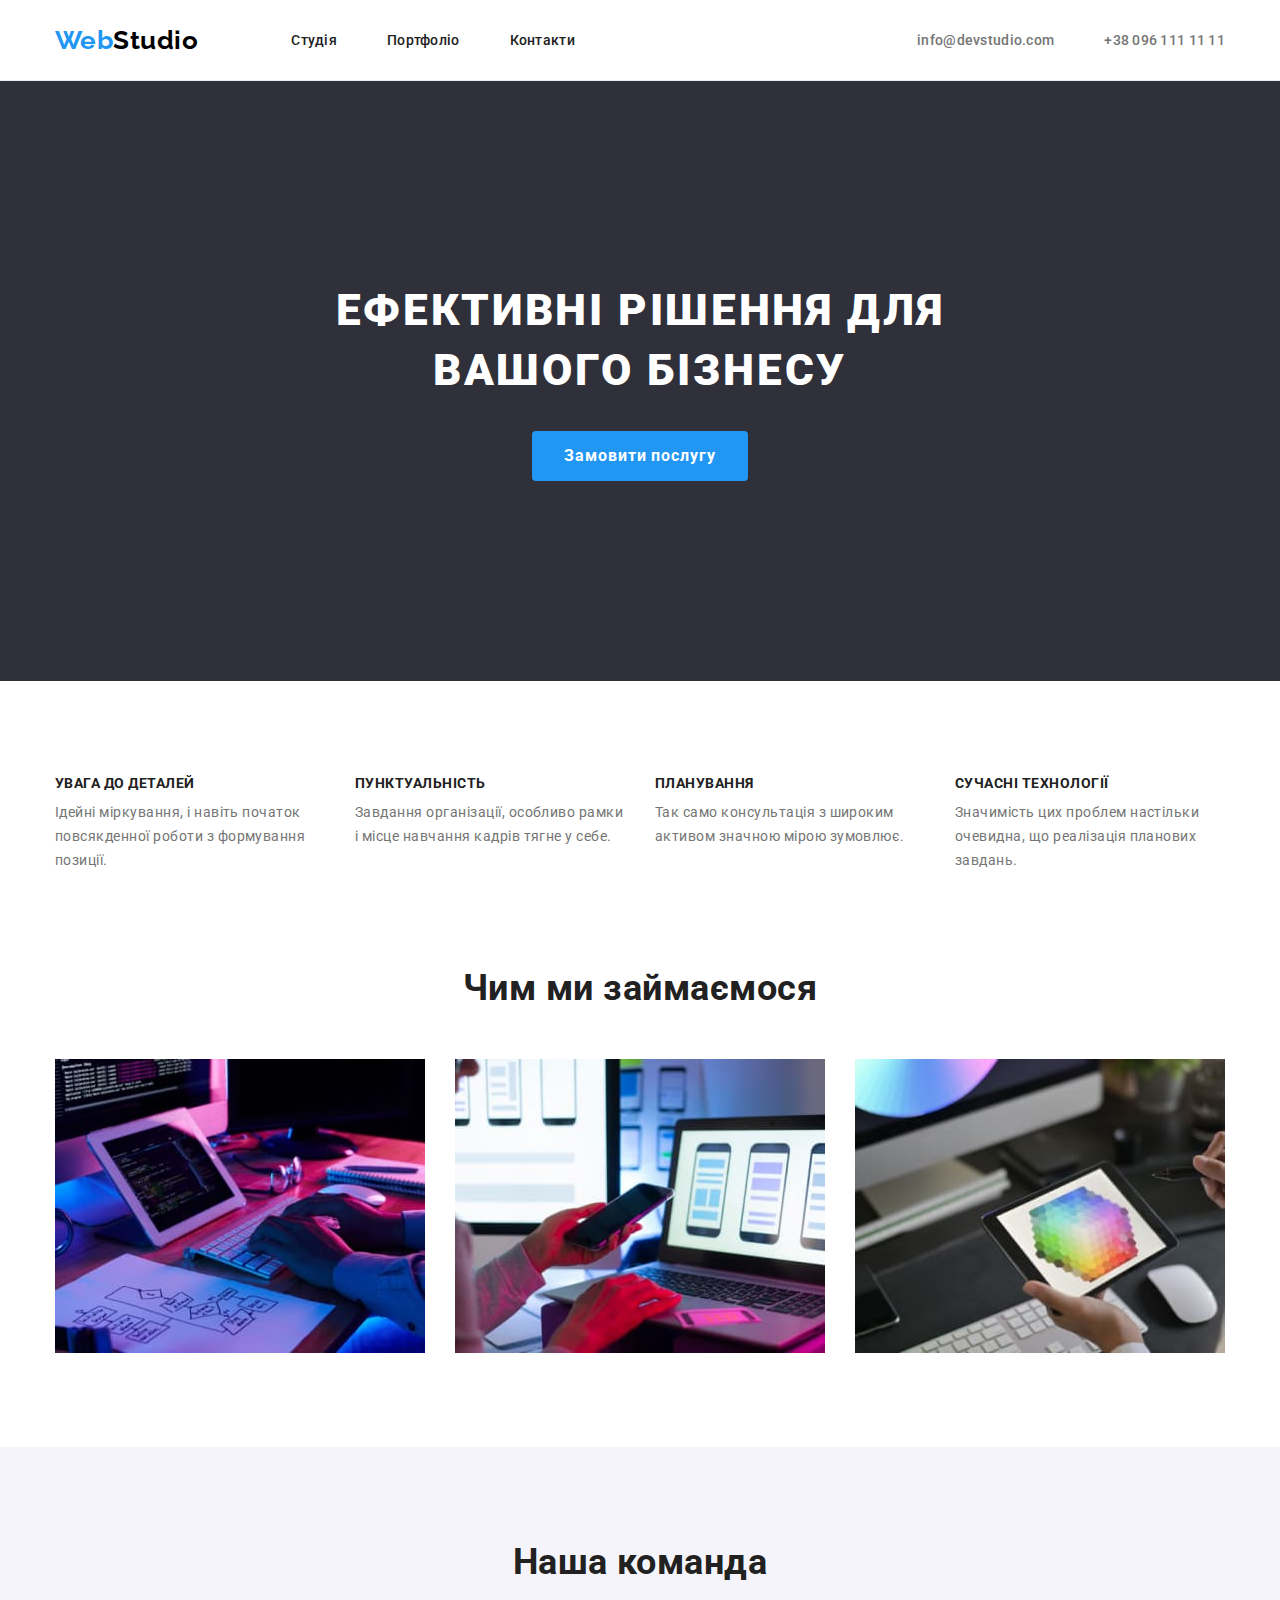
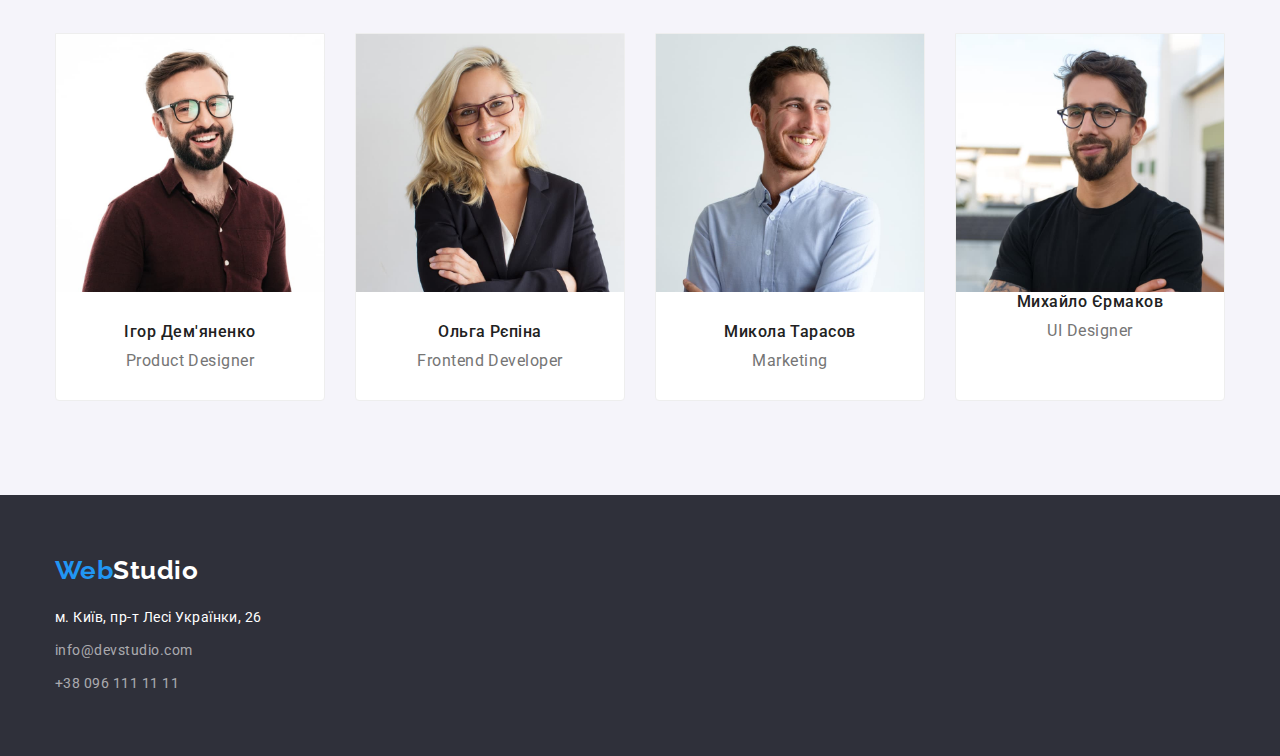
<file: index.html>
<!DOCTYPE html>
<html lang="uk">
  <head>
    <meta charset="UTF-8" />
    <meta http-equiv="X-UA-Compatible" content="IE=edge" />
    <meta name="viewport" content="width=device-width, initial-scale=1.0" />
    <title>WebStudio</title>
    <link
      href="https://fonts.googleapis.com/css2?family=Raleway:wght@700&family=Roboto:wght@400;500;700;900&display=swap"
      rel="stylesheet"
    />
    <link
      rel="stylesheet"
      href="https://cdnjs.cloudflare.com/ajax/libs/modern-normalize/1.1.0/modern-normalize.min.css"
    />
    <link rel="stylesheet" href="./css/styles.css" />
  </head>
  <body>
    <!--Шапка-->
    <header class="header">
      <div class="container main-header">
        <nav class="main-nav">
          <a class="logo-header" href="#"><span class="web">Web</span>Studio</a>
          <ul class="nav list">
            <li class="item"><a href="./index.html">Студія</a></li>
            <li class="item"><a href="./portfolio.html">Портфоліо</a></li>
            <li class="item"><a href="">Контакти</a></li>
          </ul>
        </nav>
        <ul class="contacts list">
          <li class="item"><a href="mailto:info@devstudio.com">info@devstudio.com</a></li>
          <li class="item"><a href="tell:+380961111111">+38 096 111 11 11</a></li>
        </ul>
      </div>
    </header>
    <!--Заказ услуги-->
    <!--Основной контент-->
    <main>
      <section class="hero">
        <div class="container">
          <h1 class="hero-title">ефективні рішення для вашого бізнесу</h1>
          <button class="btn" type="button">Замовити послугу</button>
        </div>
      </section>

      <!--Особливості-->
      <section class="advantage desk">
        <div class="container">
          <h2 class="title visually-hidden">Наші переваги</h2>
          <ul class="advantage-review list">
            <li class="item">
              <h3 class="advantage-point">увага до деталей</h3>
              <p>Ідейні міркування, і навіть початок повсякденної роботи з формування позиції.</p>
            </li>

            <li class="item">
              <h3 class="advantage-point">пунктуальність</h3>
              <p>Завдання організації, особливо рамки і місце навчання кадрів тягне у себе.</p>
            </li>

            <li class="item">
              <h3 class="advantage-point">планування</h3>
              <p>Так само консультація з широким активом значною мірою зумовлює.</p>
            </li>

            <li class="item">
              <h3 class="advantage-point">сучасні технології</h3>
              <p>Значимість цих проблем настільки очевидна, що реалізація планових завдань.</p>
            </li>
          </ul>
        </div>
      </section>

      <!--Хто ми-->
      <section class="activity section">
        <div class="container">
          <h2 class="title">Чим ми займаємося</h2>
          <ul class="activity-review list">
            <li class="item">
              <img src="./images/box1.jpg" alt="Розробка комп'ютерних програм" width="370" />
            </li>
            <li class="item">
              <img src="./images/box2.jpg" alt="Розробка мобільних додатків" width="370" />
            </li>
            <li class="item">
              <img src="./images/box3.jpg" alt="Розробка ігор" width="370" />
            </li>
          </ul>
        </div>
      </section>

      <!--Команда-->
      <section class="team section">
        <div class="container">
          <h2 class="title">Наша команда</h2>
          <ul class="team-review list">
            <li class="item">
              <img src="./images/staff1.jpg" alt="фото співробітника 1" width="270" />
              <div class="card-bottom">
                <h3 class="team-names">Ігор Дем'яненко</h3>
                <p lang="en">Product Designer</p>
              </div>
            </li>
            <li class="item">
              <img src="./images/staff2.jpg" alt="фото співробітника 2" width="270" />
              <div class="card-bottom">
                <h3 class="team-names">Ольга Рєпіна</h3>
                <p lang="en">Frontend Developer</p>
              </div>
            </li>
            <li class="item">
              <img src="./images/staff3.jpg" alt="фото співробітника 3" width="270" />
              <div class="card-bottom">
                <h3 class="team-names">Микола Тарасов</h3>
                <p lang="en">Marketing</p>
              </div>
            </li>
            <li class="item">
              <img src="./images/staff4.jpg" alt="фото співробітника 3" width="270" />
              <h3 class="team-names">Михайло Єрмаков</h3>
              <p lang="en">UI Designer</p>
            </li>
          </ul>
        </div>
      </section>
    </main>
    <footer class="footer">
      <div class="container main-footer">
        <a class="logo-footer" href=""><span class="web">Web</span>Studio</a>
        <address class="address">м. Київ, пр-т Лесі Українки, 26</address>
        <ul class="footer-contacts list">
          <li class="item"><a href="mailto:info@devstudio.com">info@devstudio.com</a></li>
          <li class="item"><a href="tell:+380961111111">+38 096 111 11 11</a></li>
        </ul>
      </div>
    </footer>
  </body>
</html>
</file>
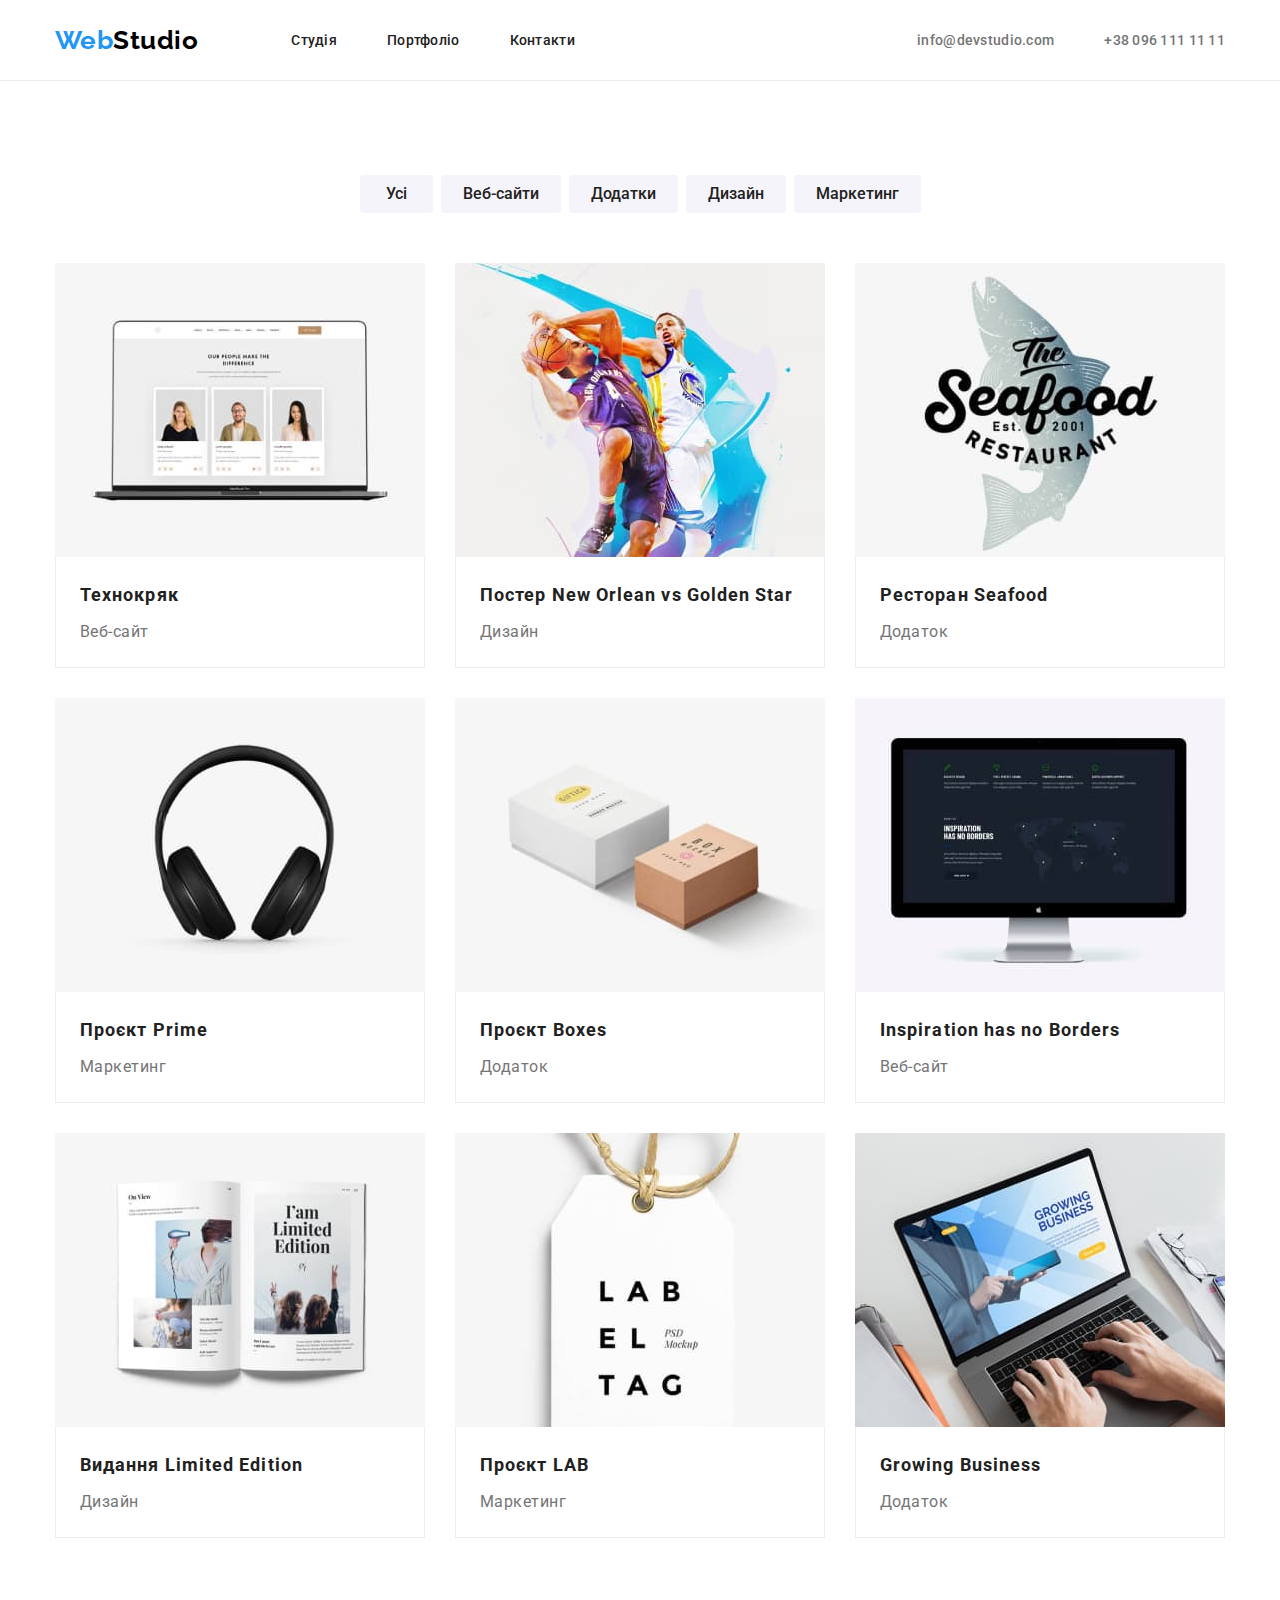
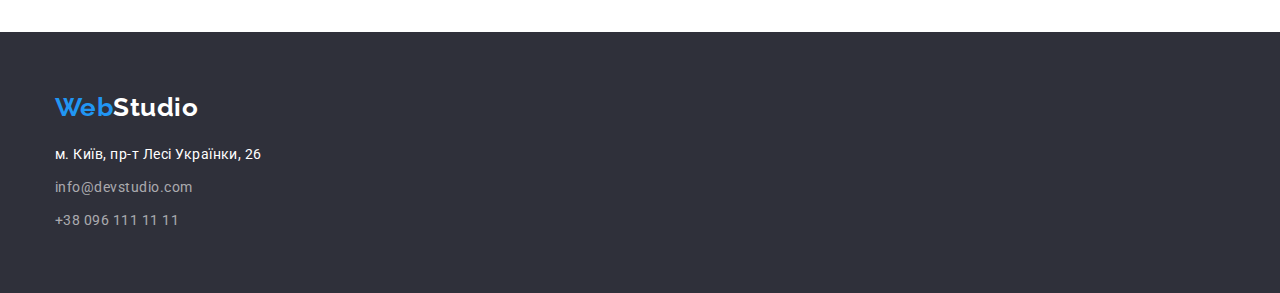
<file: portfolio.html>
<!DOCTYPE html>
<html lang="uk">
  <head>
    <meta charset="UTF-8" />
    <meta http-equiv="X-UA-Compatible" content="IE=edge" />
    <meta name="viewport" content="width=device-width, initial-scale=1.0" />
    <title>WebStudio</title>
    <link
      href="https://fonts.googleapis.com/css2?family=Raleway:wght@700&family=Roboto:wght@400;500;700;900&display=swap"
      rel="stylesheet"
    />
    <link
      rel="stylesheet"
      href="https://cdnjs.cloudflare.com/ajax/libs/modern-normalize/1.1.0/modern-normalize.min.css"
    />
    <link rel="stylesheet" href="./css/styles.css" />
  </head>
  <body>
    <!--Шапка-->
    <header class="header">
      <div class="container main-header">
        <nav class="main-nav">
          <a class="logo-header" href="#"><span class="web">Web</span>Studio</a>
          <ul class="nav list">
            <li class="item"><a href="./index.html">Студія</a></li>
            <li class="item"><a href="./portfolio.html">Портфоліо</a></li>
            <li class="item"><a href="">Контакти</a></li>
          </ul>
        </nav>
        <ul class="contacts list">
          <li class="item"><a href="mailto:info@devstudio.com">info@devstudio.com</a></li>
          <li class="item"><a href="tell:+380961111111">+38 096 111 11 11</a></li>
        </ul>
      </div>
    </header>

    <!--Основний контент-->

    <main>
      <section class="portfolio section">
        <div class="container">
          <h1 class="portfolio-title visually-hidden">Портфоліо</h1>
          <ul class="portfolio-buttons list">
            <li class="item"><button type="button" class="main">Усі</button></li>
            <li class="item"><button type="button">Веб-сайти</button></li>
            <li class="item"><button type="button">Додатки</button></li>
            <li class="item"><button type="button">Дизайн</button></li>
            <li class="item"><button type="button">Маркетинг</button></li>
          </ul>

          <ul class="portfolio-examples list">
            <li class="item">
              <a href="#">
                <img src="./images/onlinestore.jpg" alt="відкритий ноутбук" width="370" />
                <div class="box">
                  <h2 class="project-title">Технокряк</h2>
                  <p>Веб-сайт</p>
                </div>
              </a>
            </li>
            <li class="item">
              <a href="#">
                <img src="./images/basketball.jpg" alt="баскетболісти" width="370" />
                <div class="box">
                  <h2 class="project-title">Постер New Orlean vs Golden Star</h2>
                  <p>Дизайн</p>
                </div>
              </a>
            </li>
            <li class="item">
              <a href="#">
                <img src="./images/seafood.jpg" alt="вивіска ресторану" width="370" />

                <div class="box">
                  <h2 class="project-title">Ресторан Seafood</h2>
                  <p>Додаток</p>
                </div>
              </a>
            </li>
            <li class="item">
              <a href="#">
                <img src="./images/headphone.jpg" alt="навушники" width="370" />
                <div class="box">
                  <h2 class="project-title">Проєкт Prime</h2>
                  <p>Маркетинг</p>
                </div>
              </a>
            </li>
            <li class="item">
              <a href="#">
                <img src="./images/boxes.jpg" alt="коробки" width="370" />
                <div class="box">
                  <h2 class="project-title">Проєкт Boxes</h2>
                  <p>Додаток</p>
                </div>
              </a>
            </li>
            <li class="item">
              <a href="#">
                <img src="./images/monitor.jpg" alt="монітор компьютера" width="370" />
                <div class="box">
                  <h2 class="project-title">Inspiration has no Borders</h2>
                  <p>Веб-сайт</p>
                </div>
              </a>
            </li>
            <li class="item">
              <a href="#">
                <img src="./images/jornal.jpg" alt="журнал" width="370" />
                <div class="box">
                  <h2 class="project-title">Видання Limited Edition</h2>
                  <p>Дизайн</p>
                </div>
              </a>
            </li>
            <li class="item">
              <a href="#">
                <img src="./images/lab.jpg" alt="емблема проекта" width="370" />
                <div class="box">
                  <h2 class="project-title">Проєкт LAB</h2>
                  <p>Маркетинг</p>
                </div>
              </a>
            </li>
            <li class="item">
              <a href="#">
                <img src="./images/laptop.jpg" alt="відкритий ноутбук" width="370" />
                <div class="box">
                  <h2 class="project-title">Growing Business</h2>
                  <p>Додаток</p>
                </div>
              </a>
            </li>
          </ul>
        </div>
      </section>
    </main>

    <footer class="footer">
      <div class="container main-footer">
        <a class="logo-footer" href=""><span class="web">Web</span>Studio</a>
        <address class="address">м. Київ, пр-т Лесі Українки, 26</address>
        <ul class="footer-contacts list">
          <li class="item"><a href="mailto:info@devstudio.com">info@devstudio.com</a></li>
          <li class="item"><a href="tell:+380961111111">+38 096 111 11 11</a></li>
        </ul>
      </div>
    </footer>
  </body>
</html>
</file>
<file: css/styles.css>
body {
  font-family: 'Roboto', sans-serif;
  color: #212121;
  letter-spacing: 0.03em;
}

:root {
  --main-background-color: #2f303a;
  --main-text-color: #757575;
  --accent-color: #2196f3;
}

.visually-hidden {
  position: absolute;
  width: 1px;
  height: 1px;
  margin: -1px;
  border: 0;
  padding: 0;
  white-space: nowrap;
  clip-path: inset(100%);
  clip: rect(0 0 0 0);
  overflow: hidden;
}

h1,
h2,
h3,
h4,
h5,
h6,
p {
  margin: 0;
}

.list {
  list-style: none;
  margin: 0;
  padding: 0;
}

button {
  cursor: pointer;
}

.container {
  margin: 0 auto;
  width: 1200px;
  padding-left: 15px;
  padding-right: 15px;
  /*outline: 2px solid tomato;*/
}

.section {
  padding-top: 94px;
  padding-bottom: 94px;
}

img {
  display: block;
  max-width: 100%;
}

.hero {
  padding-top: 200px;
  padding-bottom: 200px;
}

.desk {
  padding-top: 94px;
  padding-bottom: 0;
}

/*header*/

.main-header {
  display: flex;
  align-items: center;
}

.header {
  background-color: #ffff;
}

.header {
  border-bottom: 1px solid #ececec;
}
.web {
  color: var(--accent-color);
}

.logo-header {
  /*padding-top: 24px;
  padding-bottom: 25px;*/

  font-family: 'Raleway';
  color: #000000;
  font-weight: 700;
  font-size: 26px;
  line-height: 1.1923;
  text-decoration: none;
}

.main-nav {
  display: flex;
  align-items: center;
}

.nav {
  display: flex;
  margin-left: 93px;
  gap: 50px;
}

/*.nav .item + .item {
  margin-left: 50px;
}*/

.nav a {
  display: block;
  padding-top: 32px;
  padding-bottom: 32px;

  color: #212121;
  font-weight: 500;
  font-size: 14px;
  line-height: 1.1428;
  text-decoration: none;
  letter-spacing: 0.02em;
}

.nav a:hover,
.nav a:focus {
  color: var(--accent-color);
}

.contacts {
  display: flex;
  margin-left: auto;
  gap: 50px;
}

/*.contacts .item + .item {
  margin-left: 50px;
}*/

.contacts a {
  color: #757575;
  font-weight: 500;
  font-size: 14px;
  line-height: 1.1428;
  text-decoration: none;
  letter-spacing: 0.02em;
}

.contacts a:hover,
.contacts a:focus {
  color: var(--accent-color);
}

/*hero*/

.hero {
  background-color: var(--main-background-color);
  color: #ffff;
  text-align: center;
}

.hero-title {
  width: 696px;
  margin-right: auto;
  margin-left: auto;
  font-weight: 900;
  font-size: 44px;
  line-height: 1.3636;
  letter-spacing: 0.06em;
  text-transform: uppercase;
}

.btn {
  display: inline-block;
  background: var(--accent-color);
  color: #ffff;
  font-family: 'Roboto';
  font-weight: 700;
  font-size: 16px;
  line-height: 1.875;
  letter-spacing: 0.06em;

  border: 0;
  border-radius: 4px;
  padding: 10px 32px;
  min-width: 152px;
  min-height: 30px;
  margin-top: 30px;
}

/* button hero*/

.btn:hover,
.btn:focus {
  border: none;
  background-color: #188ce8;
}

.btn:active {
  border: none;
}

/* advatages*/

.title {
  margin-bottom: 50px;
  font-weight: 700;
  font-size: 36px;
  line-height: 1.1666;
}

.advantage-review {
  display: flex;
  flex-wrap: wrap;
  gap: 30px;
  justify-content: space-between;
}

.advantage-review .item {
  flex-basis: calc((100% - 90px) / 4);

  /*width: 270px;*/
}

/*.advantage-review .item + .item {
margin-left: 30px;
}*/

.advantage-point {
  margin-bottom: 10px;
  font-weight: 700;
  font-size: 14px;
  line-height: 1.1428;
  text-transform: uppercase;
}

.advantage-review p {
  color: var(--main-text-color);
  font-size: 14px;
  line-height: 1.7142;
}

/*Activity*/

.activity {
  text-align: center;
}

.activity-review {
  display: flex;
  gap: 30px;
  justify-content: space-between;
}

.activity-review .item {
  flex-basis: calc((100% - 60px) / 3);
}

/*.activity-review .item + .item {
  margin-left: 30px;
}*/

/*team*/

.team {
  background-color: #f5f4fa;
  text-align: center;
}

.team-review {
  display: flex;
  gap: 30px;
  justify-content: space-between;
}

/*team-review .item {
  flex-basis: calc((100% - 90px) / 4);
}
/*.team-review .item + .item {
  margin-left: 30px;
}*/

.card-bottom {
  padding-top: 30px;
  padding-bottom: 30px;
}

.team-names {
  margin-bottom: 10px;

  font-weight: 500;
  font-size: 16px;
  line-height: 1.1875;
}

.team-review p {
  color: var(--main-text-color);
  font-size: 16px;
  line-height: 1.1875;
}

.team-review .item {
  flex-basis: calc((100% - 90px) / 4);
  background: #ffffff;
  border: 1px solid #eeeeee;
  border-radius: 0px 0px 4px 4px;
}

/*footer*/

.footer {
  background-color: var(--main-background-color);
  padding-top: 60px;
  padding-bottom: 60px;
}

/*.main-footer {
  display: flex;
  flex-direction: column;
}*/

.logo-footer {
  /*padding-top: 60px;*/
  display: inline-block;
  margin-bottom: 20px;
  font-family: 'Raleway';
  color: #ffffff;
  font-weight: 700;
  font-size: 26px;
  line-height: 1.1923;
  text-decoration: none;
}

.address {
  margin-bottom: 9px;
  font-style: normal;
  font-size: 14px;
  line-height: 1.7142;
  color: #ffff;
}

.footer-contacts .item:not(:last-child) {
  margin-bottom: 9px;
}
.footer-contacts a {
  font-size: 14px;
  line-height: 1.7142;
  color: rgba(255, 255, 255, 0.6);
  text-decoration: none;
}

.footer-contacts a:hover,
.footer-contacts a:focus {
  color: var(--accent-color);
}

/* ПОРТФОЛІО*/

.portfolio-buttons {
  display: flex;
  gap: 8px;
  justify-content: center;

  margin-bottom: 50px;
}

/*.portfolio-buttons .item {
  flex-basis: calc((100% - 90px) / 4);
}

/*.portfolio-buttons .item + .item {
  margin-left: 8px;
}*/

.portfolio-buttons button {
  min-width: 73px;
  font-family: 'Roboto';
  font-weight: 500;
  font-size: 16px;
  line-height: 1.625;
  border: none;
  background: #f5f4fa;
  color: #212121;
  border-radius: 4px;
  padding-top: 6px;
  padding-bottom: 6px;
  padding-right: 22px;
  padding-left: 22px;
  text-align: center;
}

.portfolio-buttons button:hover,
.portfolio-buttons button:focus,
.portfolio-buttons button:active {
  color: #ffffff;
  background-color: var(--accent-color);
}

.portfolio-buttons .main {
  padding-top: 6px;
  padding-bottom: 6px;
  padding-right: 25px;
  padding-left: 25px;
}

.portfolio-examples {
  display: flex;
  flex-wrap: wrap;
  gap: 30px;
  justify-content: space-between;
}

.portfolio-examples a {
  text-decoration: none;
}

.portfolio-examples .item {
  background-color: #ffffff;
  flex-basis: calc((100% - 60px) / 3);
  /*text-align: center;*/
}

.project-title {
  margin-bottom: 4px;

  font-weight: 700;
  font-size: 18px;
  line-height: 2;
  letter-spacing: 0.06em;

  color: #212121;
}

.portfolio-examples p {
  /*padding-bottom: 20px;
  padding-left: 24px;*/

  font-size: 16px;
  line-height: 1.875;
  color: var(--main-text-color);
}

.portfolio-examples .box {
  border-right: 1px solid #eeeeee;
  border-bottom: 1px solid #eeeeee;
  border-left: 1px solid #eeeeee;

  padding-top: 20px;
  padding-right: 24px;
  padding-bottom: 20px;
  padding-left: 24px;
}
</file>
